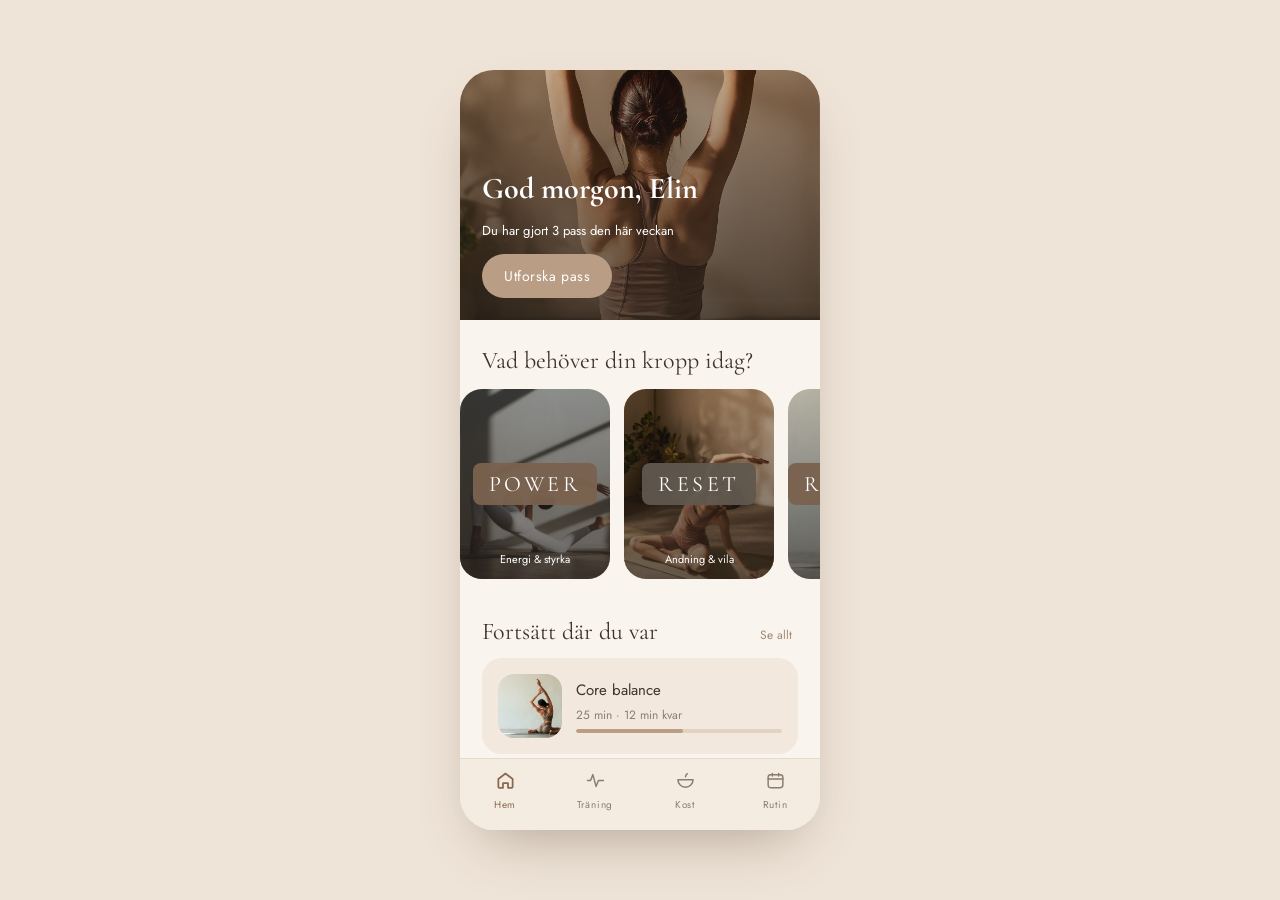
<file: index.html>
<!DOCTYPE html>
<html lang="sv">
  <head>
    <meta charset="UTF-8" />
    <meta name="viewport" content="width=device-width, initial-scale=1.0" />
    <title>Balans – Health App</title>
    <link rel="preconnect" href="https://fonts.googleapis.com" />
    <link rel="preconnect" href="https://fonts.gstatic.com" crossorigin />
    <link href="https://fonts.googleapis.com/css2?family=Cormorant+Garamond:ital,wght@0,300;0,400;0,500;0,600;1,300;1,400&family=Jost:wght@300;400;500;600&display=swap" rel="stylesheet" />
    <link rel="stylesheet" href="styles.css?v=20260930-drag" />
  </head>
  <body>
    <div class="page-shell">
      <div id="app" aria-live="polite"></div>
    </div>
    <script src="app.js?v=20260930-drag"></script>
  </body>
</html>
</file>
<file: styles.css>
:root {
  --bg: #faf4ee;
  --bg-warm: #f6efe9;
  --surface: #f4ebe1;
  --surface-2: #f2e8dd;
  --surface-3: #f1e7dc;
  --surface-4: #fdf8f3;
  --inset: #efe2d3;
  --ink: #3d342c;
  --ink-secondary: #6d6055;
  --ink-tertiary: #8b7d6f;
  --ink-quaternary: #a08a73;
  --accent-brown: #8a6a4f;
  --accent-sand: #b99e85;
  --accent-deep: #5c4433;
  --line-soft: #eee2d5;
  --line-base: #e6d9ca;
  --line-strong: #ddcdb9;
  --track: #e2d3c1;
  --decor-ring: #ece0d2;
  --white: #ffffff;
  --shadow: rgba(90, 70, 52, 0.45);
  --shadow-soft: rgba(90, 70, 52, 0.6);
}

* {
  box-sizing: border-box;
}

html, body {
  margin: 0;
  min-height: 100%;
  background: #efe4d8;
  font-family: 'Jost', sans-serif;
  color: var(--ink);
}

body {
  min-height: 100vh;
  display: flex;
  align-items: center;
  justify-content: center;
}

button {
  font: inherit;
}

.page-shell {
  width: 100%;
  min-height: 100vh;
  display: flex;
  align-items: center;
  justify-content: center;
  padding: 28px;
}

.phone {
  width: 360px;
  height: 760px;
  border-radius: 34px;
  background: var(--bg);
  box-shadow: 0 26px 60px -24px var(--shadow);
  overflow: hidden;
  position: relative;
  display: flex;
  flex-direction: column;
}

.phone.reset-screen {
  background: var(--bg-warm);
}

.app-content {
  flex: 1;
  min-height: 0;
  display: flex;
  flex-direction: column;
  overflow-x: hidden;
  overflow-y: auto;
  overscroll-behavior-y: contain;
  scrollbar-width: none;
}

.app-content::-webkit-scrollbar {
  display: none;
}

.home-screen {
  flex: none;
  min-height: 100%;
  height: auto !important;
}

.home-screen .home-feed {
  flex: none;
  overflow: visible !important;
}

.topbar {
  display: flex;
  align-items: center;
  justify-content: space-between;
  padding: 18px 20px 0;
}

.icon-button,
.circle-button {
  width: 34px;
  height: 34px;
  border-radius: 50%;
  border: none;
  background: rgba(250, 244, 238, 0.85);
  color: var(--accent-deep);
  font-size: 15px;
  display: flex;
  align-items: center;
  justify-content: center;
  box-shadow: none;
  cursor: pointer;
}

.icon-button:hover,
.circle-button:hover,
.primary-button:hover,
.secondary-button:hover,
.menu-button:hover,
.tab:hover,
.card:hover,
.empty-card:hover {
  transform: translateY(-2px);
}

.icon-button:focus-visible,
.primary-button:focus-visible,
.secondary-button:focus-visible,
.tab:focus-visible,
.card:focus-visible,
.menu-button:focus-visible,
.filter-chip:focus-visible,
.link-button:focus-visible {
  outline: 2px solid rgba(58, 45, 38, 0.35);
  outline-offset: 2px;
}

.phone-header {
  display: flex;
  flex-direction: column;
  gap: 6px;
  padding: 18px 22px 0;
}

.eyebrow {
  font-size: 11px;
  letter-spacing: 0.2em;
  text-transform: uppercase;
  color: var(--ink-quaternary);
}

.title-display {
  font-family: 'Cormorant Garamond', serif;
  font-size: 38px;
  letter-spacing: 0.2em;
  color: var(--ink);
  text-transform: uppercase;
}

.section-title {
  font-family: 'Cormorant Garamond', serif;
  font-size: 24px;
  color: var(--ink);
}

.hero {
  position: relative;
  height: 250px;
  background-size: cover;
  background-position: center;
  flex: none;
}

.hero::after {
  content: "";
  position: absolute;
  inset: 0;
  background: linear-gradient(180deg, rgba(45, 38, 31, 0.3), rgba(45, 38, 31, 0.78));
}

.hero-content {
  position: absolute;
  left: 22px;
  right: 22px;
  bottom: 22px;
  z-index: 1;
  display: flex;
  flex-direction: column;
  gap: 14px;
}

.hero-greeting {
  font-family: 'Cormorant Garamond', serif;
  font-size: 30px;
  line-height: 1.15;
  color: var(--white);
  margin: 0;
}

.muted-copy {
  margin: 0;
  font-size: 13px;
  color: var(--white);
  line-height: 1.5;
}

.cta-button {
  align-self: flex-start;
  background: var(--accent-sand);
  color: var(--white);
  border-radius: 999px;
  padding: 12px 22px;
  font-size: 14px;
  letter-spacing: 0.04em;
  border: none;
  cursor: pointer;
}

.option-row {
  display: flex;
  gap: 14px;
  padding: 0 22px;
  overflow-x: auto;
  overflow-y: hidden;
  cursor: grab;
  user-select: none;
  scroll-snap-type: x mandatory;
  overscroll-behavior-x: contain;
  -webkit-overflow-scrolling: touch;
  scrollbar-width: none;
}

.option-row.is-grabbing {
  cursor: grabbing;
  scroll-snap-type: none;
}

.option-row::-webkit-scrollbar {
  display: none;
}

.feature-card {
  position: relative;
  width: 150px;
  height: 190px;
  flex: none;
  border-radius: 22px;
  overflow: hidden;
  background-size: cover;
  background-position: center;
  border: none;
  color: var(--white);
  cursor: pointer;
  scroll-snap-align: start;
}

.feature-card::after {
  content: "";
  position: absolute;
  inset: 0;
  background: linear-gradient(180deg, rgba(45, 38, 31, 0.2), rgba(45, 38, 31, 0.72));
}

.feature-card .label {
  position: absolute;
  left: 0;
  right: 0;
  top: 50%;
  transform: translateY(-50%);
  text-align: center;
  z-index: 1;
}

.feature-card .label span {
  display: inline-block;
  background: rgba(122, 99, 79, 0.95);
  color: var(--white);
  font-family: 'Cormorant Garamond', serif;
  font-size: 22px;
  letter-spacing: 0.16em;
  padding: 8px 16px;
  border-radius: 8px;
}

.feature-card .subtitle {
  position: absolute;
  bottom: 12px;
  left: 14px;
  right: 14px;
  z-index: 1;
  font-size: 11px;
  line-height: 1.4;
}

.feature-card.reset .label span {
  background: rgba(96, 88, 78, 0.95);
}

.peek-card {
  width: 90px;
  height: 190px;
  background-size: cover;
  background-position: center;
}

.section-block {
  display: flex;
  flex-direction: column;
  gap: 12px;
  padding-top: 12px;
}

.section-header {
  display: flex;
  align-items: baseline;
  justify-content: space-between;
  padding: 0 22px;
}

.link-button {
  font-size: 12px;
  color: var(--ink-quaternary);
  background: transparent;
  border: none;
  cursor: pointer;
}

.resume-card {
  margin: 0 22px;
  background: var(--surface-2);
  border-radius: 20px;
  padding: 16px;
  display: flex;
  gap: 14px;
  align-items: center;
}

.thumb {
  width: 64px;
  height: 64px;
  border-radius: 16px;
  background-size: cover;
  background-position: center;
  flex: none;
}

.resume-meta {
  min-width: 0;
  display: flex;
  flex-direction: column;
  gap: 5px;
  flex: 1;
}

.resume-title {
  font-size: 15px;
  color: var(--ink);
}

.resume-time {
  font-size: 12px;
  color: var(--ink-tertiary);
}

.progress-track {
  width: 100%;
  height: 4px;
  border-radius: 99px;
  background: var(--track);
  overflow: hidden;
}

.progress-fill {
  display: block;
  height: 100%;
  background: var(--accent-sand);
  border-radius: inherit;
}

.tab-bar {
  height: 72px;
  background: var(--surface);
  border-top: 1px solid var(--line-base);
  display: grid;
  grid-template-columns: repeat(4, 1fr);
  align-items: center;
  padding-bottom: 8px;
  flex: none;
}

.tab {
  display: flex;
  flex-direction: column;
  align-items: center;
  gap: 6px;
  border: none;
  background: transparent;
  color: var(--ink-tertiary);
  cursor: pointer;
  transition: transform 0.15s ease;
}

.tab .label {
  font-size: 10px;
  letter-spacing: 0.08em;
  text-transform: none;
}

.tab.active {
  color: var(--accent-brown);
}

.tab svg {
  width: 21px;
  height: 21px;
}

.filter-row {
  display: flex;
  gap: 10px;
  flex-wrap: wrap;
  padding: 0 22px;
}

.filter-chip {
  display: inline-flex;
  align-items: center;
  justify-content: center;
  gap: 7px;
  background: var(--surface-3);
  color: var(--ink-secondary);
  padding: 9px 15px;
  border-radius: 999px;
  border: 1px solid var(--line-base);
  font-size: 13px;
  cursor: pointer;
}

.filter-chip.active {
  background: var(--ink);
  color: var(--bg);
  border-color: transparent;
}

.filter-chip .dot {
  width: 6px;
  height: 6px;
  border-radius: 50%;
  background: #d8bfa5;
}

.help-text {
  padding: 0 22px;
  font-size: 12px;
  line-height: 1.6;
  color: var(--ink-tertiary);
}

.session-list {
  display: flex;
  flex-direction: column;
  gap: 14px;
  padding: 18px 22px 0;
  overflow: visible;
  flex: none;
  padding-bottom: 20px;
}

.power-screen {
  flex: none !important;
  min-height: 100%;
  height: auto;
  overflow: visible !important;
}

.workout-card {
  position: relative;
  height: 150px;
  border-radius: 22px;
  overflow: hidden;
  background-size: cover;
  background-position: center;
  border: none;
  padding: 0;
  cursor: pointer;
  box-shadow: 0 14px 30px -18px var(--shadow-soft);
}

.workout-card[hidden] {
  display: none !important;
}

.workout-empty {
  margin: 8px 0;
  color: var(--ink-tertiary);
  font-size: 13px;
  text-align: center;
}

.workout-card::after {
  content: "";
  position: absolute;
  inset: 0;
  background: linear-gradient(180deg, rgba(45, 38, 31, 0.55), rgba(45, 38, 31, 0.3) 45%, rgba(45, 38, 31, 0.78));
}

.workout-card .card-header,
.workout-card .card-footer {
  position: absolute;
  left: 16px;
  right: 16px;
  z-index: 1;
}

.workout-card .card-header {
  top: 14px;
  display: flex;
  align-items: flex-start;
  justify-content: space-between;
}

.workout-card .title {
  font-family: 'Cormorant Garamond', serif;
  font-size: 25px;
  color: var(--white);
}

.badge {
  background: rgba(255, 255, 255, 0.92);
  color: var(--accent-deep);
  font-size: 10px;
  letter-spacing: 0.1em;
  padding: 5px 10px;
  border-radius: 99px;
  text-transform: uppercase;
}

.card-footer {
  bottom: 14px;
  display: flex;
  gap: 8px;
}

.meta-pill {
  background: rgba(250, 244, 238, 0.22);
  color: var(--white);
  font-size: 12px;
  padding: 6px 12px;
  border-radius: 99px;
}

.detail-shell {
  display: flex;
  flex-direction: column;
  height: 100%;
}

.detail-hero {
  position: relative;
  height: 300px;
  background-size: cover;
  background-position: center;
  flex: none;
}

.detail-hero::after {
  content: "";
  position: absolute;
  inset: 0;
  background: linear-gradient(180deg, rgba(45, 38, 31, 0.35), rgba(45, 38, 31, 0.08) 38%, rgba(250, 244, 238, 0.98) 82%);
}

.detail-hero .top-controls {
  position: absolute;
  top: 22px;
  left: 20px;
  right: 20px;
  display: flex;
  justify-content: space-between;
  z-index: 1;
}

.detail-hero .title-wrap {
  position: absolute;
  left: 24px;
  right: 24px;
  bottom: 18px;
  display: flex;
  flex-direction: column;
  gap: 10px;
  z-index: 1;
}

.kicker {
  margin: 0;
  font-size: 11px;
  letter-spacing: 0.18em;
  text-transform: uppercase;
  color: var(--accent-brown);
}

.detail-title {
  margin: 0;
  font-family: 'Cormorant Garamond', serif;
  font-size: 34px;
  color: var(--ink);
  line-height: 1.1;
}

.meta-grid {
  display: flex;
  gap: 10px;
  padding: 4px 24px 0;
}

.meta-box {
  flex: 1;
  background: var(--surface-2);
  border-radius: 16px;
  padding: 12px;
  display: flex;
  flex-direction: column;
  gap: 4px;
}

.meta-box strong {
  font-size: 16px;
  color: var(--ink);
  font-weight: 500;
}

.meta-box span {
  font-size: 11px;
  color: var(--ink-tertiary);
}

.description-block {
  padding: 20px 24px 0;
  font-size: 13px;
  line-height: 1.75;
  color: var(--ink-secondary);
}

.steps-block {
  padding: 0 24px;
  display: flex;
  flex-direction: column;
  gap: 12px;
}

.steps-title {
  font-family: 'Cormorant Garamond', serif;
  font-size: 21px;
  color: var(--ink);
  margin: 0;
}

.step-list {
  display: flex;
  flex-direction: column;
  gap: 10px;
}

.step-row {
  display: flex;
  gap: 12px;
  align-items: center;
}

.step-number {
  width: 26px;
  height: 26px;
  border-radius: 99px;
  background: #e8dccd;
  color: var(--ink-secondary);
  font-size: 11px;
  display: flex;
  align-items: center;
  justify-content: center;
  flex: none;
}

.step-content {
  flex: 1;
  display: flex;
  justify-content: space-between;
  align-items: baseline;
  border-bottom: 1px solid var(--line-soft);
  padding-bottom: 9px;
}

.step-content:last-child {
  border-bottom: none;
}

.step-name {
  font-size: 13px;
  color: var(--ink);
}

.step-time {
  font-size: 12px;
  color: var(--ink-quaternary);
}

.bottom-action {
  margin-top: auto;
  display: flex;
  gap: 12px;
  align-items: center;
  padding: 14px 24px 26px;
  background: linear-gradient(180deg, rgba(250, 244, 238, 0), var(--bg) 40%);
}

.primary-button {
  flex: 1;
  border: none;
  background: var(--ink);
  color: var(--bg);
  text-align: center;
  padding: 16px;
  border-radius: 999px;
  font-size: 15px;
  letter-spacing: 0.04em;
  cursor: pointer;
}

.secondary-button {
  width: 52px;
  height: 52px;
  border-radius: 50%;
  border: 1px solid var(--line-strong);
  color: var(--accent-brown);
  background: transparent;
  cursor: pointer;
  font-size: 15px;
}

.reset-inner {
  display: flex;
  flex-direction: column;
  align-items: center;
  padding: 30px 0 26px;
  gap: 18px;
}

.breathing-orb {
  width: 196px;
  height: 196px;
  border-radius: 50%;
  border: 1px solid #e0d0bd;
  display: flex;
  align-items: center;
  justify-content: center;
}

.breathing-inner {
  width: 152px;
  height: 152px;
  border-radius: 50%;
  background: var(--inset);
  display: flex;
  flex-direction: column;
  align-items: center;
  justify-content: center;
  gap: 6px;
  transition: transform 0.8s ease-in-out;
}

.breathing-inner.active {
  transform: scale(1.12);
}

.breathing-count {
  font-family: 'Cormorant Garamond', serif;
  font-size: 30px;
  color: var(--ink);
  font-variant-numeric: tabular-nums;
}

.breathing-phase {
  font-size: 11px;
  letter-spacing: 0.14em;
  text-transform: uppercase;
  color: var(--ink-tertiary);
}

.reset-subtitle {
  font-size: 12px;
  color: var(--ink-tertiary);
}

.reset-actions {
  padding: 0 24px;
  display: flex;
  flex-direction: column;
  gap: 14px;
}

.section-label-row {
  display: flex;
  justify-content: space-between;
  align-items: baseline;
}

.session-cards {
  display: flex;
  flex-direction: column;
  gap: 10px;
}

.list-card {
  background: var(--surface-4);
  border-radius: 18px;
  padding: 14px;
  display: flex;
  gap: 13px;
  align-items: center;
  border: none;
  text-align: left;
  cursor: pointer;
}

.list-card .mini-thumb {
  width: 46px;
  height: 46px;
  border-radius: 14px;
  background-size: cover;
  background-position: center;
  flex: none;
}

.list-card .list-copy {
  flex: 1;
  display: flex;
  flex-direction: column;
  gap: 3px;
}

.list-card .name {
  font-size: 14px;
  color: var(--ink);
}

.list-card .meta {
  font-size: 11px;
  color: var(--ink-tertiary);
}

.arrow {
  color: var(--accent-brown);
  font-size: 13px;
}

.nutrition-wrap,
.routine-wrap {
  display: flex;
  flex-direction: column;
  height: 100%;
}

.nutrition-wrap {
  flex: none;
  min-height: 100%;
  height: auto !important;
}

.nutrition-header,
.routine-header {
  display: flex;
  flex-direction: column;
  gap: 16px;
  padding: 36px 22px 0;
}

.nutrition-header h2,
.routine-header h2 {
  margin: 0;
  font-family: 'Cormorant Garamond', serif;
  font-size: 30px;
  color: var(--ink);
}

.subcopy {
  font-size: 13px;
  color: var(--ink-tertiary);
  line-height: 1.6;
  margin: 0;
}

.search-bar {
  width: 100%;
  background: var(--surface-3);
  border: 1px solid var(--line-base);
  border-radius: 999px;
  padding: 12px 18px;
  color: var(--ink-quaternary);
  font-size: 13px;
  font-family: inherit;
}

.search-bar:focus {
  outline: 2px solid rgba(138, 106, 79, 0.35);
  outline-offset: 2px;
}

.search-bar::placeholder {
  color: var(--ink-quaternary);
  opacity: 1;
}

.chip-row {
  display: flex;
  gap: 9px;
  flex-wrap: wrap;
}

.chip {
  border: 1px solid var(--line-base);
  background: var(--surface-3);
  color: var(--ink-secondary);
  padding: 8px 15px;
  border-radius: 999px;
  font-size: 12px;
  cursor: pointer;
}

.chip.active {
  background: var(--ink);
  color: var(--bg);
  border-color: transparent;
}

.nutrition-body {
  display: flex;
  flex-direction: column;
  gap: 14px;
  padding: 20px 22px 0;
  flex: none;
  padding-bottom: 24px;
}

.hero-recipe {
  position: relative;
  height: 180px;
  border-radius: 22px;
  overflow: hidden;
  background: repeating-linear-gradient(135deg, #e3d2bf 0 7px, #dbc8b2 7px 14px);
}

.hero-recipe::after {
  content: "";
  position: absolute;
  inset: 0;
  background: linear-gradient(180deg, rgba(45, 38, 31, 0.3), rgba(45, 38, 31, 0.78));
}

.hero-recipe .label-tag {
  position: absolute;
  top: 14px;
  left: 16px;
  z-index: 1;
  font-family: 'Jost', monospace;
  font-size: 9px;
  letter-spacing: 0.12em;
  color: rgba(255,255,255,0.8);
}

.hero-recipe .text-wrap {
  position: absolute;
  left: 16px;
  right: 16px;
  bottom: 14px;
  z-index: 1;
  display: flex;
  flex-direction: column;
  gap: 9px;
}

.hero-recipe h3 {
  font-family: 'Cormorant Garamond', serif;
  font-size: 26px;
  color: var(--white);
  margin: 0;
}

.recipe-row {
  background: var(--surface-2);
  border-radius: 20px;
  padding: 14px;
  display: flex;
  gap: 14px;
  align-items: center;
}

.recipe-thumb {
  width: 68px;
  height: 68px;
  border-radius: 16px;
  flex: none;
  background: repeating-linear-gradient(135deg, #dfd3c6 0 6px, #d6c8b9 6px 12px);
}

.recipe-copy {
  flex: 1;
  display: flex;
  flex-direction: column;
  gap: 5px;
}

.recipe-copy strong {
  font-size: 15px;
  color: var(--ink);
  font-weight: 500;
}

.recipe-copy span {
  font-size: 12px;
  color: var(--ink-tertiary);
}

.shopping-note {
  display: flex;
  justify-content: space-between;
  align-items: center;
  padding: 2px 4px;
}

.shopping-note span {
  font-size: 12px;
  color: var(--ink-tertiary);
}

.shopping-note button {
  font-size: 12px;
  color: var(--accent-brown);
  background: transparent;
  border: none;
  cursor: pointer;
}

.routine-card {
  background: var(--surface-3);
  border-radius: 24px;
  padding: 20px;
  display: flex;
  flex-direction: column;
  gap: 16px;
}

.routine-summary {
  display: flex;
  align-items: baseline;
  justify-content: space-between;
}

.routine-summary span {
  font-size: 13px;
  color: var(--ink-secondary);
}

.routine-summary strong {
  font-family: 'Cormorant Garamond', serif;
  font-size: 22px;
  color: var(--ink);
}

.week-grid {
  display: grid;
  grid-template-columns: repeat(7, 1fr);
  gap: 6px;
}

.day-cell {
  display: flex;
  flex-direction: column;
  align-items: center;
  gap: 7px;
}

.day-cell .letter {
  font-size: 10px;
  color: var(--ink-quaternary);
}

.day-bar {
  width: 100%;
  height: 30px;
  border-radius: 9px;
  background: var(--track);
}

.day-bar.done {
  background: var(--accent-sand);
}

.day-bar.tomorrow {
  background: var(--inset);
  border: 1px dashed #d9c7b2;
}

.day-list {
  display: flex;
  flex-direction: column;
  gap: 10px;
  padding: 22px 22px 0;
}

.task-item {
  display: flex;
  gap: 13px;
  align-items: center;
  background: var(--surface-2);
  border-radius: 18px;
  padding: 14px;
}

.task-check {
  width: 30px;
  height: 30px;
  border-radius: 50%;
  border: 1px solid #d9c7b2;
  background: transparent;
  color: var(--white);
  display: flex;
  align-items: center;
  justify-content: center;
  font-size: 13px;
}

.task-check.done {
  background: var(--accent-sand);
  border-color: var(--accent-sand);
}

.task-copy {
  flex: 1;
  display: flex;
  flex-direction: column;
  gap: 3px;
}

.task-copy strong {
  font-size: 14px;
  color: var(--ink);
  font-weight: 500;
}

.task-copy span {
  font-size: 11px;
  color: var(--ink-tertiary);
}

.insight-box {
  margin: 4px 22px 0;
  border: 1px solid #eadfd1;
  border-radius: 18px;
  padding: 16px;
  display: flex;
  flex-direction: column;
  gap: 8px;
}

.insight-box strong {
  font-family: 'Cormorant Garamond', serif;
  font-style: italic;
  font-size: 17px;
  color: var(--ink);
  font-weight: 500;
}

.insight-box span {
  font-size: 12px;
  line-height: 1.6;
  color: var(--ink-tertiary);
}

.hidden {
  display: none !important;
}

.player-screen {
  background:
    radial-gradient(circle at 50% 42%, rgba(239, 226, 211, 0.72), transparent 38%),
    var(--bg);
}

.player-layout {
  height: 100%;
  min-height: 0;
  display: flex;
  flex-direction: column;
  padding: 20px 22px 24px;
}

.player-header {
  display: grid;
  grid-template-columns: 34px 1fr 34px;
  align-items: center;
  gap: 12px;
}

.player-header-copy {
  display: flex;
  flex-direction: column;
  align-items: center;
  gap: 4px;
}

.player-kicker,
.player-step-count,
.player-timer-label {
  font-size: 10px;
  letter-spacing: 0.14em;
  color: var(--ink-quaternary);
  text-transform: uppercase;
}

.player-step-count {
  color: var(--ink-tertiary);
  letter-spacing: 0.1em;
}

.player-header-spacer {
  width: 34px;
  height: 34px;
}

.player-progress {
  padding: 24px 2px 0;
}

.player-progress .progress-track {
  height: 5px;
}

.player-main {
  flex: 1;
  min-height: 220px;
  display: flex;
  flex-direction: column;
  justify-content: center;
  align-items: center;
  text-align: center;
  padding: 18px 8px;
}

.player-orbit {
  width: 228px;
  aspect-ratio: 1;
  border: 1px solid #e0d0bd;
  border-radius: 50%;
  display: grid;
  place-items: center;
  margin-bottom: 24px;
}

.player-orbit-inner {
  width: 186px;
  aspect-ratio: 1;
  border-radius: 50%;
  background: var(--inset);
  display: flex;
  flex-direction: column;
  align-items: center;
  justify-content: center;
  gap: 7px;
}

.player-orbit-inner.is-running {
  animation: player-breathe 5s ease-in-out infinite;
}

@keyframes player-breathe {
  0%, 100% { transform: scale(1); }
  50% { transform: scale(1.035); }
}

.player-timer {
  font-family: 'Cormorant Garamond', serif;
  font-size: 58px;
  line-height: 1;
  color: var(--ink);
  font-variant-numeric: tabular-nums;
}

.player-step-title {
  margin: 8px 0 0;
  font-family: 'Cormorant Garamond', serif;
  font-size: 29px;
  font-weight: 400;
  line-height: 1.1;
  color: var(--ink);
}

.player-cue {
  max-width: 260px;
  margin: 10px 0 0;
  color: var(--ink-secondary);
  font-size: 13px;
  line-height: 1.55;
  text-align: center;
}

.player-step-list {
  display: flex;
  flex-direction: column;
  gap: 0;
  border-top: 1px solid var(--line-soft);
}

.player-step-row {
  display: grid;
  grid-template-columns: 28px minmax(0, 1fr) auto;
  align-items: center;
  gap: 10px;
  min-height: 38px;
  color: var(--ink-tertiary);
  border-bottom: 1px solid var(--line-soft);
}

.player-step-index {
  width: 24px;
  height: 24px;
  border-radius: 50%;
  display: grid;
  place-items: center;
  background: var(--surface-2);
  color: var(--ink-secondary);
  font-size: 10px;
}

.player-step-name {
  font-size: 12px;
}

.player-step-duration {
  font-size: 11px;
  color: var(--ink-quaternary);
}

.player-step-row.current .player-step-index,
.player-step-row.passed .player-step-index {
  background: var(--accent-sand);
  color: var(--white);
}

.player-step-row.current .player-step-name {
  color: var(--ink);
}

.player-controls {
  display: grid;
  grid-template-columns: 1fr 1.5fr 1fr;
  align-items: center;
  gap: 10px;
  padding-top: 18px;
}

.player-control-primary,
.player-control-secondary {
  min-height: 48px;
  border-radius: 999px;
  cursor: pointer;
  transition: transform 0.15s ease, background-color 0.15s ease;
}

.player-control-primary {
  border: none;
  background: var(--ink);
  color: var(--bg);
  font-size: 14px;
}

.player-control-secondary {
  border: 1px solid var(--line-strong);
  background: transparent;
  color: var(--accent-brown);
  font-size: 12px;
}

.player-control-primary:hover,
.player-control-secondary:hover {
  transform: translateY(-2px);
}

.player-complete {
  height: 100%;
  display: flex;
  flex-direction: column;
  align-items: center;
  justify-content: center;
  padding: 34px;
  text-align: center;
}

.complete-mark {
  width: 72px;
  height: 72px;
  display: grid;
  place-items: center;
  border-radius: 50%;
  background: var(--accent-sand);
  color: var(--white);
  font-size: 28px;
  margin-bottom: 24px;
}

.player-complete h1 {
  margin: 10px 0 0;
  font-family: 'Cormorant Garamond', serif;
  font-size: 36px;
  font-weight: 400;
}

.player-complete .primary-button {
  flex: none;
  width: 100%;
}

.completion-actions {
  width: 100%;
  display: flex;
  flex-direction: column;
  gap: 10px;
  margin-top: 28px;
}

.completion-secondary {
  min-height: 48px;
  border: 1px solid var(--line-strong);
  border-radius: 999px;
  background: transparent;
  color: var(--accent-brown);
  font-size: 14px;
  cursor: pointer;
}

.routine-card .progress-fill,
.day-bar {
  transition: width 400ms ease, background-color 400ms ease;
}

.recipe-item {
  transition: opacity 150ms ease, transform 150ms ease;
}

.recipe-item[hidden] {
  display: none !important;
}

@media (prefers-reduced-motion: reduce) {
  *, *::before, *::after {
    scroll-behavior: auto !important;
    animation-duration: 0.01ms !important;
    animation-iteration-count: 1 !important;
    transition-duration: 0.01ms !important;
  }
}

@media (max-height: 720px) {
  .app-content {
    overflow-y: auto;
  }

  .phone:not(.player-screen) .app-content {
    flex: 0 0 calc(100% - 72px);
    height: calc(100% - 72px);
  }

  .phone:not(.player-screen) .tab-bar {
    position: absolute;
    right: 0;
    bottom: 0;
    left: 0;
    z-index: 5;
  }

  .phone.player-screen .app-content {
    flex: 0 0 100%;
    height: 100%;
  }

  .power-screen,
  .detail-shell,
  .nutrition-wrap,
  .routine-wrap,
  .player-layout {
    flex: none;
    min-height: 100%;
    height: auto;
    overflow: visible;
  }

  .reset-layout {
    flex: none;
    min-height: 0;
    height: auto !important;
    overflow: visible;
  }

  .power-screen .session-list {
    flex: none;
    overflow: visible;
    padding-bottom: 20px;
  }

  .detail-shell .steps-block {
    padding-bottom: 12px;
  }

  .nutrition-body {
    flex: none;
    padding-bottom: 20px;
  }

  .reset-layout .reset-actions {
    padding-bottom: 20px;
  }

  .routine-wrap .insight-box {
    margin-bottom: 20px;
  }
}

@media (max-width: 420px) {
  .page-shell {
    padding: 0;
  }

  .phone {
    width: 100vw;
    height: 100vh;
    border-radius: 0;
  }
}
</file>
